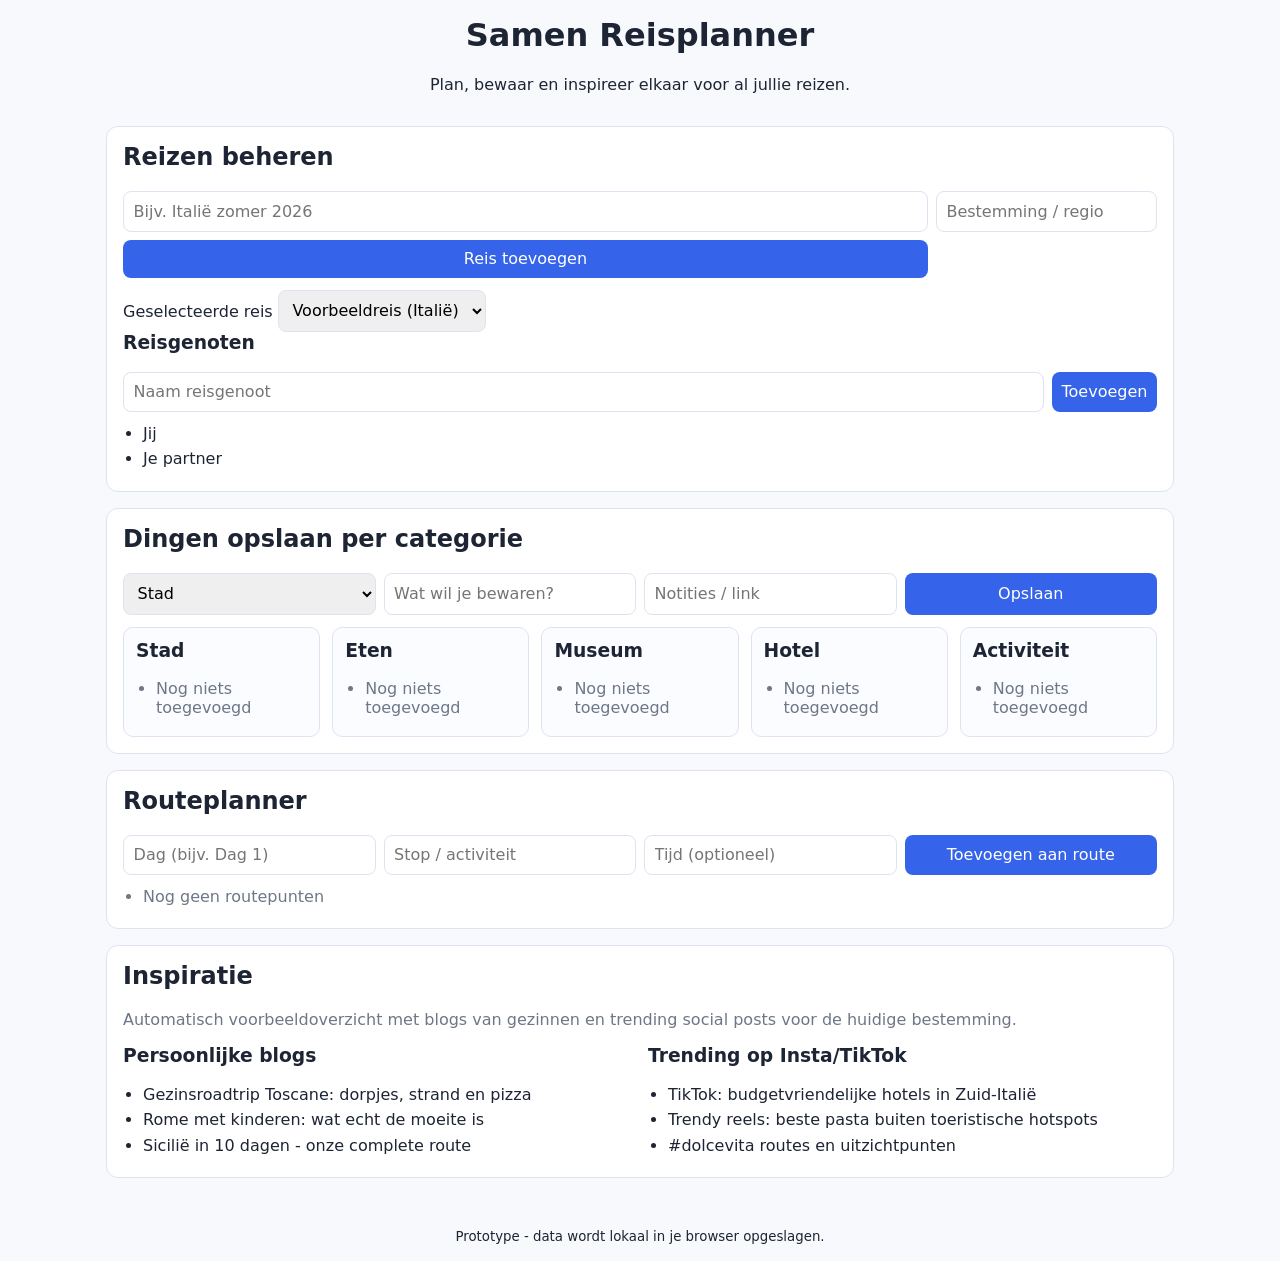
<file: index.html>
<!doctype html>
<html lang="nl">
  <head>
    <meta charset="UTF-8" />
    <meta name="viewport" content="width=device-width, initial-scale=1.0" />
    <title>Samen Reisplanner</title>
    <link rel="stylesheet" href="styles.css" />
  </head>
  <body>
    <header>
      <h1>Samen Reisplanner</h1>
      <p>Plan, bewaar en inspireer elkaar voor al jullie reizen.</p>
    </header>

    <main>
      <section class="card">
        <h2>Reizen beheren</h2>
        <form id="trip-form" class="row-form">
          <input id="trip-name" type="text" placeholder="Bijv. Italië zomer 2026" required />
          <input id="trip-destination" type="text" placeholder="Bestemming / regio" required />
          <button type="submit">Reis toevoegen</button>
        </form>

        <label for="trip-select">Geselecteerde reis</label>
        <select id="trip-select"></select>

        <h3>Reisgenoten</h3>
        <form id="member-form" class="row-form">
          <input id="member-name" type="text" placeholder="Naam reisgenoot" required />
          <button type="submit">Toevoegen</button>
        </form>
        <ul id="member-list"></ul>
      </section>

      <section class="card">
        <h2>Dingen opslaan per categorie</h2>
        <form id="item-form" class="grid-form">
          <select id="item-category" required>
            <option value="Stad">Stad</option>
            <option value="Eten">Eten</option>
            <option value="Museum">Museum</option>
            <option value="Hotel">Hotel</option>
            <option value="Activiteit">Activiteit</option>
          </select>
          <input id="item-title" type="text" placeholder="Wat wil je bewaren?" required />
          <input id="item-notes" type="text" placeholder="Notities / link" />
          <button type="submit">Opslaan</button>
        </form>
        <div id="category-columns" class="columns"></div>
      </section>

      <section class="card">
        <h2>Routeplanner</h2>
        <form id="route-form" class="grid-form">
          <input id="route-day" type="text" placeholder="Dag (bijv. Dag 1)" required />
          <input id="route-stop" type="text" placeholder="Stop / activiteit" required />
          <input id="route-time" type="text" placeholder="Tijd (optioneel)" />
          <button type="submit">Toevoegen aan route</button>
        </form>
        <ul id="route-list"></ul>
      </section>

      <section class="card">
        <h2>Inspiratie</h2>
        <p class="muted">
          Automatisch voorbeeldoverzicht met blogs van gezinnen en trending social posts
          voor de huidige bestemming.
        </p>
        <div class="inspiration-grid">
          <div>
            <h3>Persoonlijke blogs</h3>
            <ul id="blog-list"></ul>
          </div>
          <div>
            <h3>Trending op Insta/TikTok</h3>
            <ul id="social-list"></ul>
          </div>
        </div>
      </section>
    </main>

    <footer>
      <small>Prototype - data wordt lokaal in je browser opgeslagen.</small>
    </footer>

    <script src="app.js"></script>
  </body>
</html>
</file>
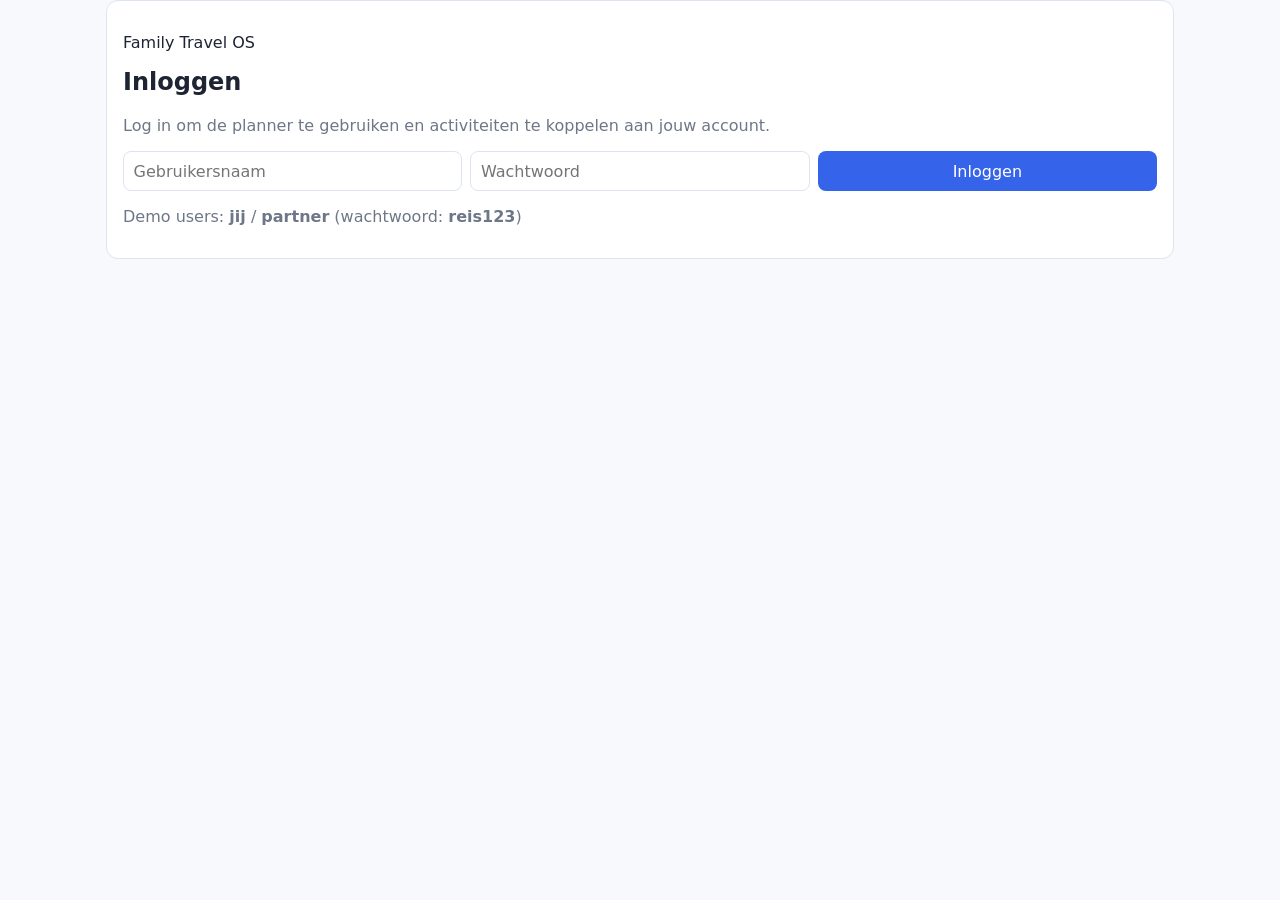
<file: database.html>
<!doctype html>
<html lang="nl">
  <head>
    <meta charset="UTF-8" />
    <meta name="viewport" content="width=device-width, initial-scale=1, viewport-fit=cover" />
    <meta name="theme-color" content="#0b1020" />
    <title>Samen Reisplanner · Database</title>
    <link rel="manifest" href="manifest.webmanifest" />
    <link rel="stylesheet" href="styles.css" />
  </head>
  <body>
    <header class="topbar">
      <div>
        <p class="eyebrow">Family Travel OS</p>
        <h1>Reisdatabase</h1>
      </div>
      <div class="user-box">
        <p id="current-user" class="muted"></p>
        <button id="logout-btn" type="button">Uitloggen</button>
      </div>
      <div class="trip-switcher">
        <label for="trip-select">Actieve reis</label>
        <select id="trip-select"></select>
      </div>
    </header>

    <nav class="tabs">
      <a class="tab" href="index.html">Reizen</a>
      <a class="tab active" href="database.html">Database</a>
      <a class="tab" href="route.html">Routekaart</a>
      <a class="tab" href="inspiratie.html">Inspiratie</a>
    </nav>

    <main>
      <section class="card">
        <h2>Iets opslaan</h2>
        <form id="item-form" class="grid-form">
          <select id="item-category" required></select>
          <input id="item-title" type="text" placeholder="Titel" required />
          <input id="item-notes" type="text" placeholder="Notitie of link" />
          <button type="submit">Opslaan</button>
        </form>

      </section>

      <section class="card">
        <h2>Categorieën + voting</h2>
        <div id="category-columns" class="columns"></div>
      </section>
    </main>

    <script src="common.js"></script>
    <script src="app-database.js"></script>
  </body>
</html>
</file>
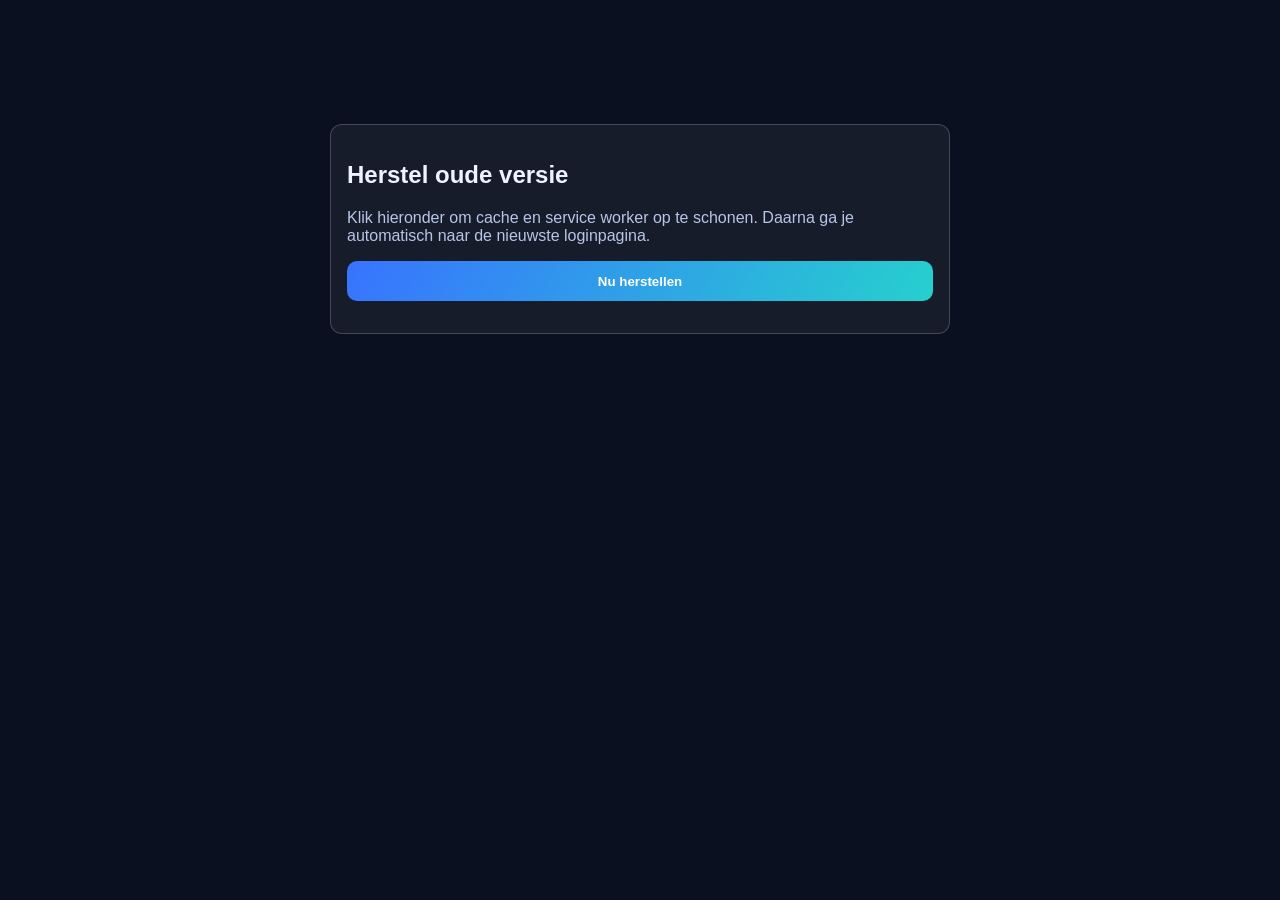
<file: force-update.html>
<!doctype html>
<html lang="nl">
  <head>
    <meta charset="UTF-8" />
    <meta name="viewport" content="width=device-width, initial-scale=1" />
    <title>Reisplanner · Herstel</title>
    <style>
      body { font-family: Inter, Arial, sans-serif; margin: 0; background: #0b1020; color: #eef3ff; }
      main { max-width: 620px; margin: 12vh auto; padding: 1rem; }
      .card { border: 1px solid rgba(255,255,255,.2); border-radius: 12px; padding: 1rem; background: rgba(255,255,255,.05); }
      button { width: 100%; padding: .8rem; border-radius: 10px; border: 0; cursor: pointer; background: linear-gradient(120deg, #3873ff, #26d0ce); color: #fff; font-weight: 700; }
      p { color: #b7c5e9; }
    </style>
  </head>
  <body>
    <main>
      <section class="card">
        <h1>Herstel oude versie</h1>
        <p>Klik hieronder om cache en service worker op te schonen. Daarna ga je automatisch naar de nieuwste loginpagina.</p>
        <button id="recover-btn" type="button">Nu herstellen</button>
        <p id="status"></p>
      </section>
    </main>
    <script>
      const statusEl = document.getElementById("status");
      async function recover() {
        const btn = document.getElementById("recover-btn");
        btn.disabled = true;
        statusEl.textContent = "Bezig met opschonen...";

        if ("serviceWorker" in navigator) {
          const regs = await navigator.serviceWorker.getRegistrations();
          await Promise.all(regs.map((r) => r.unregister()));
        }

        if ("caches" in window) {
          const keys = await caches.keys();
          await Promise.all(keys.map((k) => caches.delete(k)));
        }

        localStorage.removeItem("travelapp-sw-reloaded");
        sessionStorage.removeItem("travelapp-sw-reloaded");
        statusEl.textContent = "Gelukt! Je wordt doorgestuurd...";
        window.location.href = "./login.html?fresh=" + Date.now();
      }

      document.getElementById("recover-btn").addEventListener("click", () => {
        recover().catch(() => {
          statusEl.textContent = "Herstel mislukt. Probeer een privévenster.";
        });
      });
    </script>
  </body>
</html>
</file>
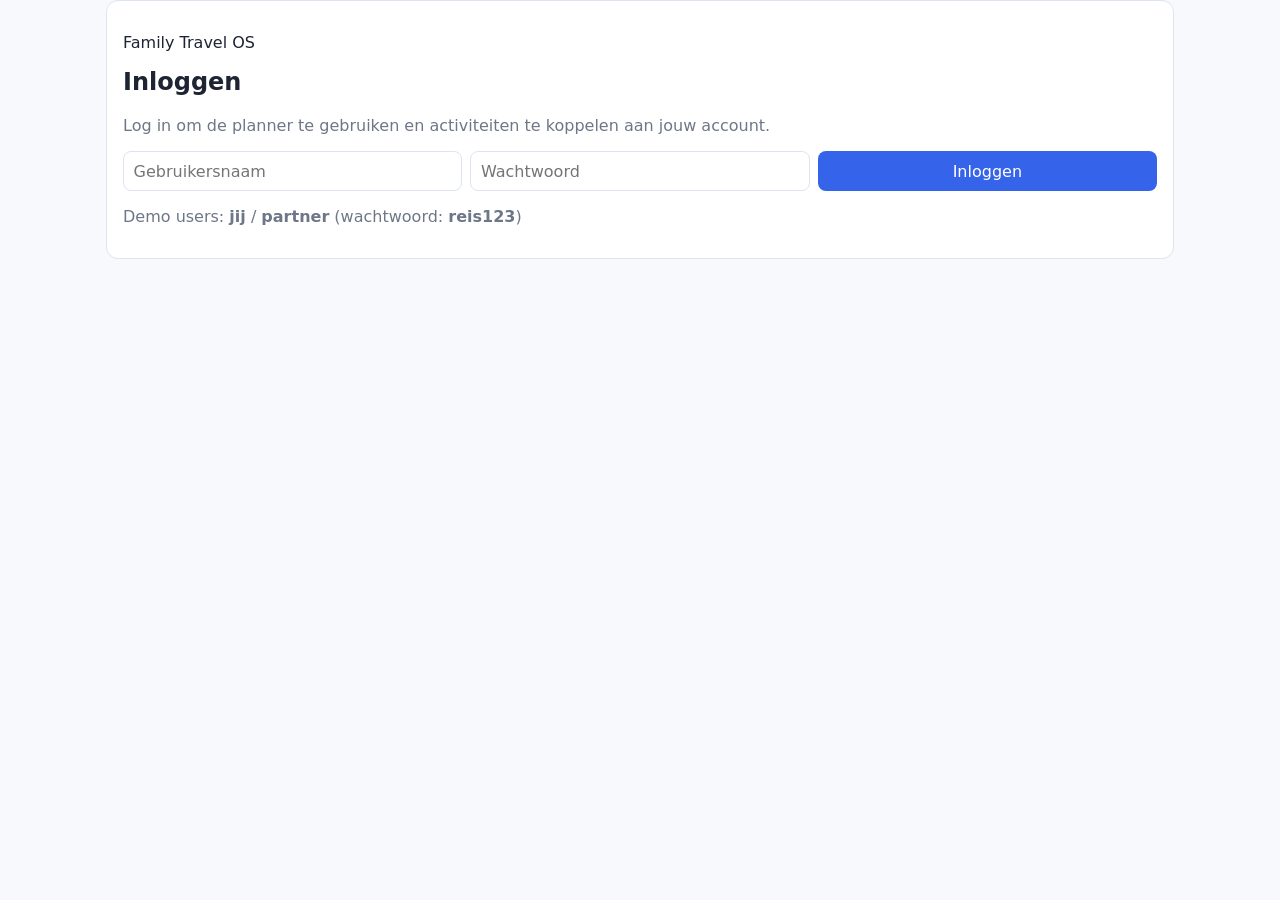
<file: inspiratie.html>
<!doctype html>
<html lang="nl">
  <head>
    <meta charset="UTF-8" />
    <meta name="viewport" content="width=device-width, initial-scale=1, viewport-fit=cover" />
    <meta name="theme-color" content="#0b1020" />
    <title>Samen Reisplanner · Inspiratie</title>
    <link rel="manifest" href="manifest.webmanifest" />
    <link rel="stylesheet" href="styles.css" />
  </head>
  <body>
    <header class="topbar">
      <div>
        <p class="eyebrow">Family Travel OS</p>
        <h1>Live Inspiratie</h1>
      </div>
      <div class="user-box">
        <p id="current-user" class="muted"></p>
        <button id="logout-btn" type="button">Uitloggen</button>
      </div>
      <div class="trip-switcher">
        <label for="trip-select">Actieve reis</label>
        <select id="trip-select"></select>
      </div>
    </header>

    <nav class="tabs">
      <a class="tab" href="index.html">Reizen</a>
      <a class="tab" href="database.html">Database</a>
      <a class="tab" href="route.html">Routekaart</a>
      <a class="tab active" href="inspiratie.html">Inspiratie</a>
    </nav>

    <main>
      <section class="card">
        <h2>Eigen inspiratie-link opslaan</h2>
        <form id="custom-link-form" class="grid-form">
          <input id="custom-link-title" type="text" placeholder="Titel (bijv. Blog met kindvriendelijke tips)" required />
          <input id="custom-link-url" type="url" placeholder="https://..." required />
          <input id="custom-link-notes" type="text" placeholder="Korte notitie (optioneel)" />
          <button type="submit">Link opslaan</button>
        </form>
      </section>

      <section class="card">
        <h2>Actuele bronnen</h2>
        <p class="muted">Zoekt direct in Wikipedia en Reddit op basis van de actieve bestemming.</p>
        <div class="grid-form">
          <select id="quick-category"></select>
          <input id="quick-day" type="text" placeholder="Dag voor route (bijv. Dag 2)" />
          <button id="refresh-inspiration" type="button">Inspiratie vernieuwen</button>
        </div>
      </section>

      <section class="card">
        <h3>Mijn opgeslagen links</h3>
        <ul id="saved-link-list"></ul>
      </section>

      <section class="card inspiration-grid">
        <div>
          <h3>Blogs & artikelen</h3>
          <ul id="blog-list"></ul>
        </div>
        <div>
          <h3>Trending community</h3>
          <ul id="social-list"></ul>
        </div>
      </section>
    </main>

    <script src="common.js"></script>
    <script src="app-inspiration.js"></script>
  </body>
</html>
</file>
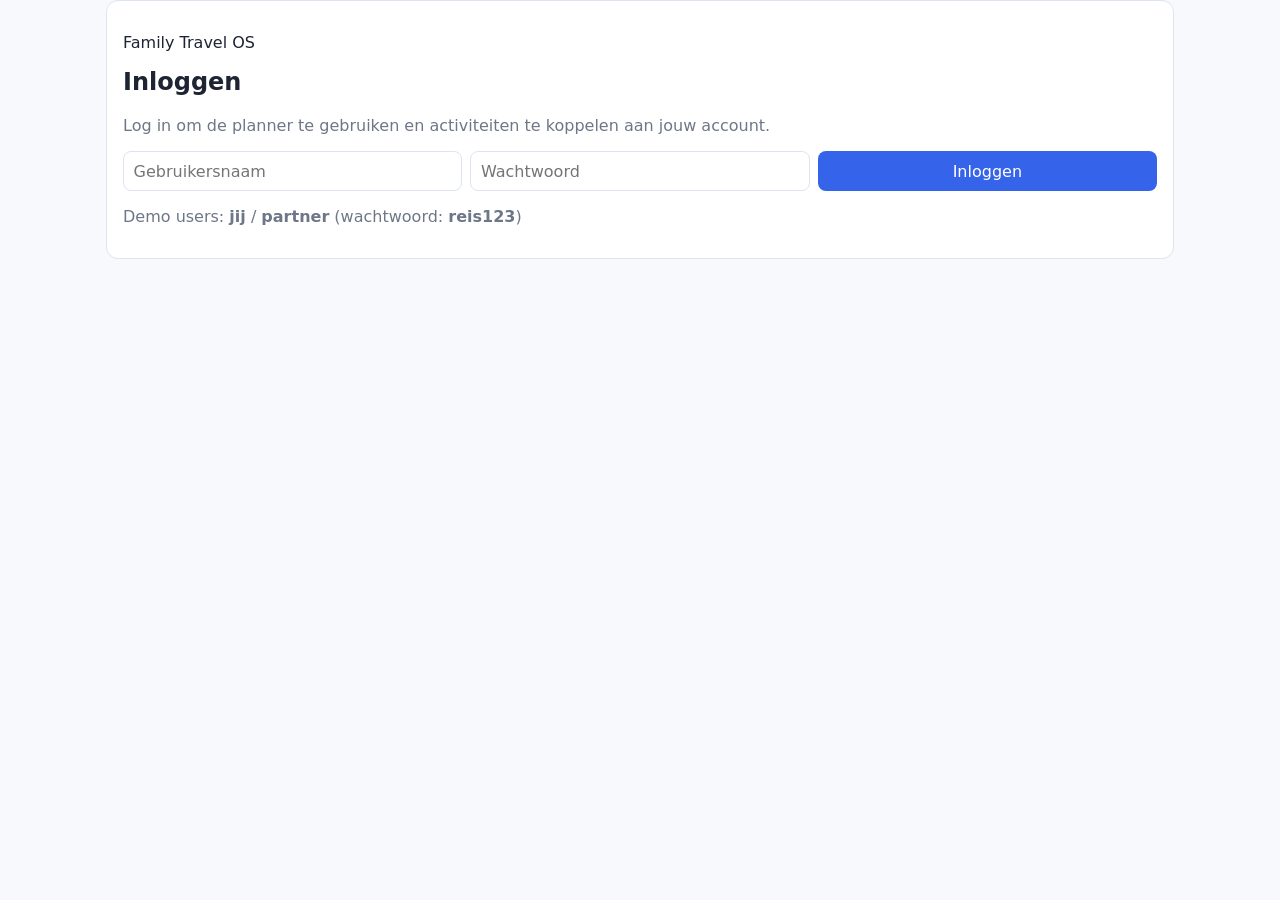
<file: login.html>
<!doctype html>
<html lang="nl">
  <head>
    <meta charset="UTF-8" />
    <meta name="viewport" content="width=device-width, initial-scale=1, viewport-fit=cover" />
    <meta name="theme-color" content="#0b1020" />
    <title>Samen Reisplanner · Inloggen</title>
    <link rel="manifest" href="manifest.webmanifest" />
    <link rel="stylesheet" href="styles.css" />
  </head>
  <body>
    <main class="auth-main">
      <section class="card auth-card">
        <p class="eyebrow">Family Travel OS</p>
        <h1>Inloggen</h1>
        <p class="muted">Log in om de planner te gebruiken en activiteiten te koppelen aan jouw account.</p>
        <form id="login-form" class="grid-form">
          <input id="username" type="text" placeholder="Gebruikersnaam" required />
          <input id="password" type="password" placeholder="Wachtwoord" required />
          <button type="submit">Inloggen</button>
        </form>
        <p id="login-error" class="muted"></p>
        <p class="muted">Demo users: <strong>jij</strong> / <strong>partner</strong> (wachtwoord: <strong>reis123</strong>)</p>
      </section>
    </main>

    <script src="common.js"></script>
    <script src="app-login.js"></script>
  </body>
</html>
</file>
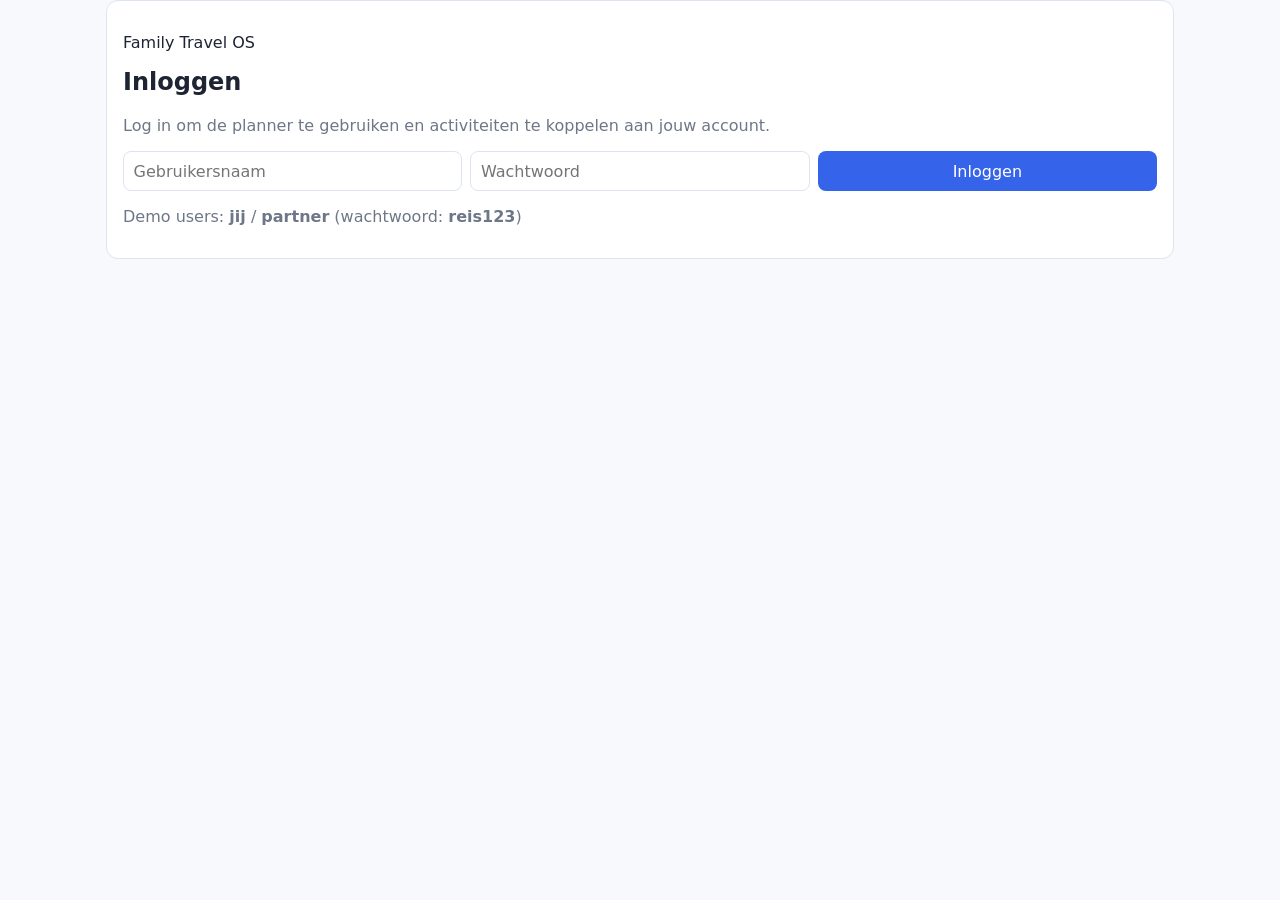
<file: route.html>
<!doctype html>
<html lang="nl">
  <head>
    <meta charset="UTF-8" />
    <meta name="viewport" content="width=device-width, initial-scale=1, viewport-fit=cover" />
    <meta name="theme-color" content="#0b1020" />
    <title>Samen Reisplanner · Routekaart</title>
    <link rel="manifest" href="manifest.webmanifest" />
    <link rel="stylesheet" href="styles.css" />
  </head>
  <body>
    <header class="topbar">
      <div>
        <p class="eyebrow">Family Travel OS</p>
        <h1>Routekaart</h1>
      </div>
      <div class="user-box">
        <p id="current-user" class="muted"></p>
        <button id="logout-btn" type="button">Uitloggen</button>
      </div>
      <div class="trip-switcher">
        <label for="trip-select">Actieve reis</label>
        <select id="trip-select"></select>
      </div>
    </header>

    <nav class="tabs">
      <a class="tab" href="index.html">Reizen</a>
      <a class="tab" href="database.html">Database</a>
      <a class="tab active" href="route.html">Routekaart</a>
      <a class="tab" href="inspiratie.html">Inspiratie</a>
    </nav>

    <main>
      <section class="card">
        <h2>Routepunten toevoegen</h2>
        <form id="route-form" class="grid-form">
          <input id="route-day" type="text" placeholder="Dag (Dag 1)" required />
          <input id="route-stop" type="text" placeholder="Locatie / stop" required />
          <input id="route-time" type="text" placeholder="Tijd (optioneel)" />
          <button type="submit">Toevoegen</button>
        </form>

        <details class="api-box">
          <summary>Google Maps API instellen (eenmalig)</summary>
          <div class="row-form">
            <input id="maps-api-key" type="password" placeholder="Google Maps JavaScript API key" />
            <button id="save-api-key" type="button">Sleutel opslaan</button>
          </div>
        </details>

        <p id="map-status" class="muted"></p>
        <div id="map"></div>
      </section>

      <section class="card">
        <h2>Slimme dagplanner</h2>
        <form id="day-plan-form" class="grid-form">
          <input id="plan-day" type="text" placeholder="Dag (Dag 1)" required />
          <select id="plan-period" required>
            <option>Ochtend</option>
            <option>Middag</option>
            <option>Avond</option>
          </select>
          <input id="plan-activity" type="text" placeholder="Activiteit" required />
          <input id="plan-location" type="text" placeholder="Locatie" required />
          <input id="plan-travel" type="number" min="0" placeholder="Reistijd in minuten" required />
          <button type="submit">Blok toevoegen</button>
        </form>
        <p id="day-plan-warning" class="muted"></p>
        <div id="day-plan-list" class="day-plan-list"></div>
      </section>

      <section class="card">
        <h2>Routeoverzicht</h2>
        <ul id="route-list"></ul>
      </section>
    </main>

    <script src="common.js"></script>
    <script src="app-route.js"></script>
  </body>
</html>
</file>
<file: styles.css>
:root {
  color-scheme: light;
  font-family: Inter, ui-sans-serif, system-ui, -apple-system, Segoe UI, Roboto, sans-serif;
  --bg: #f7f9fc;
  --card: #ffffff;
  --text: #1d2433;
  --muted: #6e7787;
  --primary: #3563e9;
  --border: #dde4f0;
}

* {
  box-sizing: border-box;
}

body {
  margin: 0;
  background: var(--bg);
  color: var(--text);
}

header,
footer {
  text-align: center;
  padding: 1rem;
}

main {
  max-width: 1100px;
  margin: 0 auto;
  display: grid;
  gap: 1rem;
  padding: 0 1rem 2rem;
}

.card {
  background: var(--card);
  border: 1px solid var(--border);
  border-radius: 12px;
  padding: 1rem;
}

h1,
h2,
h3 {
  margin-top: 0;
}

input,
select,
button {
  padding: 0.6rem;
  border: 1px solid var(--border);
  border-radius: 8px;
  font: inherit;
}

button {
  background: var(--primary);
  color: white;
  border: none;
  cursor: pointer;
}

.row-form,
.grid-form {
  display: grid;
  gap: 0.5rem;
  margin-bottom: 0.75rem;
}

.row-form {
  grid-template-columns: 1fr auto;
}

.grid-form {
  grid-template-columns: repeat(auto-fit, minmax(170px, 1fr));
}

.columns {
  display: grid;
  grid-template-columns: repeat(auto-fit, minmax(170px, 1fr));
  gap: 0.75rem;
}

.category {
  border: 1px solid var(--border);
  border-radius: 10px;
  padding: 0.75rem;
  background: #fbfcff;
}

ul {
  margin: 0;
  padding-left: 1.25rem;
}

li {
  margin-bottom: 0.4rem;
}

.muted {
  color: var(--muted);
}

.inspiration-grid {
  display: grid;
  grid-template-columns: repeat(auto-fit, minmax(260px, 1fr));
  gap: 1rem;
}
</file>
